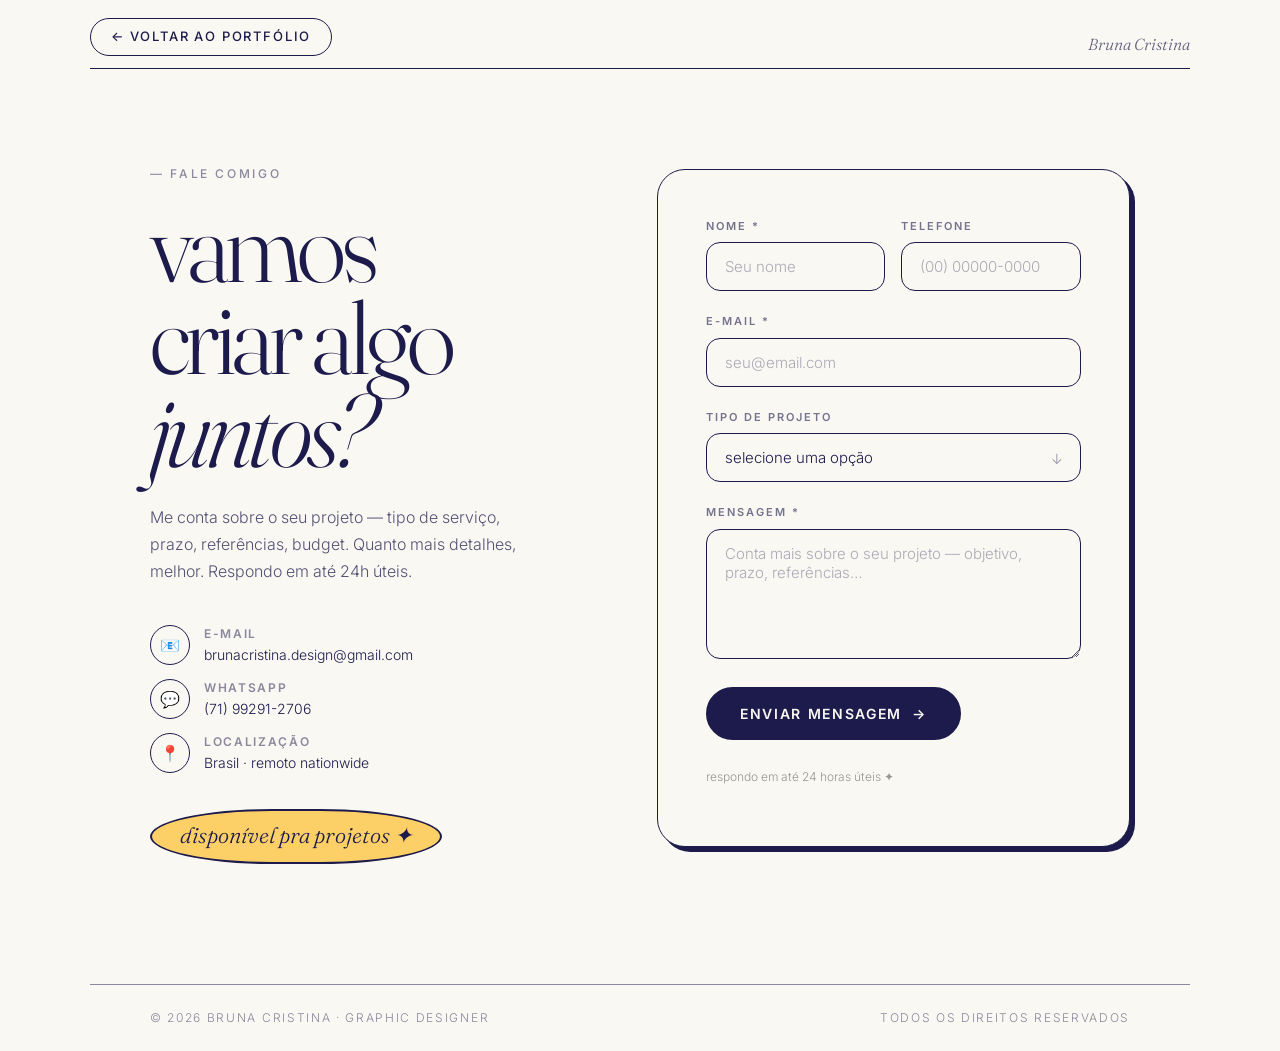
<file: contato.html>
<!doctype html>
<html lang="pt-BR">
<head>
<meta charset="utf-8" />
<meta name="viewport" content="width=device-width, initial-scale=1" />
<title>Contato · Bruna Cristina · Graphic Designer</title>
<link rel="stylesheet" href="colors_and_type.css" />
<style>
  :root {
    --navy:     #1C1B4B;
    --cream:    #FAF8F2;
    --yellow:   #FCD067;
    --coral:    #F4906E;
    --orange-dk:#EE592F;
    --skyblue:  #AFD6D5;
    --mint:     #4CEAA8;
    --ink:      #000000;
  }

  @keyframes fadeUp {
    from { opacity: 0; transform: translateY(32px); }
    to   { opacity: 1; transform: translateY(0); }
  }
  @keyframes floatSoft {
    0%,100% { transform: rotate(-1.5deg) translateY(0); }
    50%      { transform: rotate(-1.5deg) translateY(-10px); }
  }

  * { box-sizing: border-box; }
  html, body { margin: 0; padding: 0; background: var(--cream); color: var(--navy); overflow-x: hidden; }
  body { font-family: var(--font-ui); font-weight: 300; min-height: 100vh; }
  a { color: inherit; text-decoration: none; }

  /* ── NAV ── */
  .nav-wrap { position: sticky; top: 0; z-index: 50; padding: 18px clamp(16px,4vw,56px) 0; background: linear-gradient(to bottom, var(--cream) 70%, transparent); }
  .nav { max-width: 1100px; margin: 0 auto; display: flex; align-items: flex-end; justify-content: space-between; gap: 16px; }
  .nav-back { display: inline-flex; align-items: center; gap: 8px; font-size: 13px; letter-spacing: .14em; text-transform: uppercase; font-weight: 500; border: 1.5px solid var(--navy); border-radius: 999px; padding: 8px 20px; background: var(--cream); transition: all .18s var(--ease-soft); }
  .nav-back:hover { background: var(--navy); color: var(--cream); transform: translateX(-3px); }
  .nav-signature { font-family: var(--font-display); font-style: italic; font-size: 16px; opacity: .7; }
  .nav-rule { max-width: 1100px; margin: 12px auto 0; border-top: 1.5px solid var(--navy); }

  /* ── LAYOUT ── */
  .page { max-width: 1100px; margin: 0 auto; padding: clamp(48px,8vw,100px) clamp(20px,5vw,60px) clamp(64px,10vw,120px); display: grid; grid-template-columns: 1fr 1.1fr; gap: clamp(40px,6vw,100px); align-items: start; }

  /* ── LEFT: heading ── */
  .contact-left { animation: fadeUp .7s var(--ease-soft) .1s both; }
  .eyebrow { font-size: 12px; letter-spacing: .22em; text-transform: uppercase; color: var(--navy); opacity: .5; font-weight: 500; margin-bottom: 20px; }
  .contact-headline { font-family: var(--font-display); font-weight: 300; font-size: clamp(52px,8vw,104px); line-height: .9; letter-spacing: -.045em; color: var(--navy); margin: 0 0 28px; }
  .contact-headline em { font-style: italic; }
  .contact-desc { font-size: 16px; line-height: 1.7; color: var(--navy); opacity: .75; max-width: 380px; margin: 0 0 40px; }

  .info-list { display: flex; flex-direction: column; gap: 14px; }
  .info-row { display: flex; align-items: center; gap: 14px; }
  .info-icon { width: 40px; height: 40px; border: 1.5px solid var(--navy); border-radius: 50%; display: flex; align-items: center; justify-content: center; flex-shrink: 0; font-size: 16px; background: var(--cream); }
  .info-text { font-size: 14px; line-height: 1.4; }
  .info-text strong { display: block; font-weight: 600; font-size: 12px; letter-spacing: .14em; text-transform: uppercase; opacity: .5; margin-bottom: 2px; }

  .badge-float { display: inline-block; background: var(--yellow); border: 2px solid var(--navy); border-radius: 50% / 60%; padding: 8px 28px 10px; font-family: var(--font-display); font-style: italic; font-size: 22px; color: var(--navy); margin-top: 36px;
    animation: floatSoft 4s ease-in-out infinite; }

  /* ── RIGHT: form ── */
  .contact-right { animation: fadeUp .7s var(--ease-soft) .25s both; }
  .form-card { background: var(--cream); border: 1.5px solid var(--navy); border-radius: 28px; padding: clamp(28px,4vw,48px); box-shadow: 5px 5px 0 var(--navy); }

  .form-group { margin-bottom: 22px; }
  .form-group label { display: block; font-size: 11px; letter-spacing: .18em; text-transform: uppercase; font-weight: 600; color: var(--navy); opacity: .6; margin-bottom: 8px; }
  .form-group input,
  .form-group select,
  .form-group textarea {
    width: 100%;
    background: var(--cream);
    border: 1.5px solid var(--navy);
    border-radius: 14px;
    padding: 14px 18px;
    font-family: var(--font-ui);
    font-size: 15px;
    font-weight: 300;
    color: var(--navy);
    outline: none;
    transition: border-color .18s, box-shadow .18s;
    appearance: none;
    -webkit-appearance: none;
  }
  .form-group input:focus,
  .form-group select:focus,
  .form-group textarea:focus {
    border-color: var(--orange-dk);
    box-shadow: 0 0 0 3px rgba(238,89,47,.12);
  }
  .form-group input::placeholder,
  .form-group textarea::placeholder { color: var(--navy); opacity: .35; }
  .form-group textarea { resize: vertical; min-height: 130px; }

  .form-row { display: grid; grid-template-columns: 1fr 1fr; gap: 16px; }

  .select-wrap { position: relative; }
  .select-wrap::after { content: '↓'; position: absolute; right: 18px; top: 50%; transform: translateY(-50%); pointer-events: none; font-size: 14px; opacity: .5; }
  .select-wrap select { cursor: pointer; }

  .form-submit { display: flex; align-items: center; justify-content: space-between; gap: 16px; margin-top: 10px; flex-wrap: wrap; }
  .btn-send { display: inline-flex; align-items: center; gap: 10px; background: var(--navy); color: var(--cream); border: 2px solid var(--navy); border-radius: 999px; padding: 16px 32px; font-size: 14px; font-weight: 600; letter-spacing: .12em; text-transform: uppercase; cursor: pointer; transition: all .18s var(--ease-soft); font-family: var(--font-ui); }
  .btn-send:hover { background: var(--orange-dk); border-color: var(--orange-dk); transform: translate(-2px,-2px); box-shadow: 4px 4px 0 var(--navy); }
  .btn-send:active { transform: translate(0,0); box-shadow: none; }
  .form-note { font-size: 12px; opacity: .5; line-height: 1.5; max-width: 200px; }

  /* success state */
  .form-success { display: none; text-align: center; padding: 40px 20px; }
  .form-success .ok-icon { font-size: 48px; margin-bottom: 16px; }
  .form-success h3 { font-family: var(--font-display); font-weight: 300; font-size: 36px; letter-spacing: -.03em; margin: 0 0 10px; color: var(--navy); }
  .form-success p { font-size: 15px; opacity: .7; margin: 0; }
  .form-success.is-visible { display: block; }

  /* ── FOOTER ── */
  .page-footer { border-top: 1.5px solid var(--navy); max-width: 1100px; margin: 0 auto; padding: 24px clamp(20px,5vw,60px); display: flex; justify-content: space-between; align-items: center; font-size: 12px; letter-spacing: .14em; text-transform: uppercase; opacity: .5; flex-wrap: wrap; gap: 12px; }

  @media (max-width: 820px) {
    .page { grid-template-columns: 1fr; gap: 40px; }
    .form-row { grid-template-columns: 1fr; }
    .contact-left { text-align: left; }
    .badge-float { animation: none; }
  }
  @media (max-width: 480px) {
    .form-submit { flex-direction: column; align-items: flex-start; }
  }
</style>
</head>
<body>

<!-- NAV -->
<div class="nav-wrap">
  <nav class="nav">
    <a href="index.html" class="nav-back">← voltar ao portfólio</a>
    <span class="nav-signature">Bruna Cristina</span>
  </nav>
  <div class="nav-rule"></div>
</div>

<!-- MAIN -->
<main class="page">

  <!-- LEFT -->
  <div class="contact-left">
    <div class="eyebrow">— fale comigo</div>
    <h1 class="contact-headline">vamos<br>criar algo<br><em>juntos?</em></h1>
    <p class="contact-desc">Me conta sobre o seu projeto — tipo de serviço, prazo, referências, budget. Quanto mais detalhes, melhor. Respondo em até 24h úteis.</p>

    <div class="info-list">
      <div class="info-row">
        <div class="info-icon">📧</div>
        <div class="info-text">
          <strong>e-mail</strong>
          brunacristina.design@gmail.com
        </div>
      </div>
      <div class="info-row">
        <div class="info-icon">💬</div>
        <div class="info-text">
          <strong>whatsapp</strong>
          <a href="https://wa.me/5571992912706" target="_blank" rel="noopener">(71) 99291-2706</a>
        </div>
      </div>
      <div class="info-row">
        <div class="info-icon">📍</div>
        <div class="info-text">
          <strong>localização</strong>
          Brasil · remoto nationwide
        </div>
      </div>
    </div>

    <span class="badge-float">disponível pra projetos ✦</span>
  </div>

  <!-- RIGHT: form -->
  <div class="contact-right">
    <div class="form-card">
      <form id="contact-form" action="https://formspree.io/f/mbdbgqnk" method="POST" novalidate>

        <div class="form-row">
          <div class="form-group">
            <label for="nome">nome *</label>
            <input type="text" id="nome" name="nome" placeholder="Seu nome" required autocomplete="name" />
          </div>
          <div class="form-group">
            <label for="telefone">telefone</label>
            <input type="tel" id="telefone" name="telefone" placeholder="(00) 00000-0000" autocomplete="tel" />
          </div>
        </div>

        <div class="form-group">
          <label for="email">e-mail *</label>
          <input type="email" id="email" name="email" placeholder="seu@email.com" required autocomplete="email" />
        </div>

        <div class="form-group">
          <label for="projeto">tipo de projeto</label>
          <div class="select-wrap">
            <select id="projeto" name="tipo_de_projeto">
              <option value="" disabled selected>selecione uma opção</option>
              <option>Criativos para Ads / Social Media</option>
              <option>E-mail Marketing</option>
              <option>AI Visual</option>
              <option>Branding &amp; Identidade Visual</option>
              <option>Outros</option>
            </select>
          </div>
        </div>

        <div class="form-group">
          <label for="mensagem">mensagem *</label>
          <textarea id="mensagem" name="mensagem" placeholder="Conta mais sobre o seu projeto — objetivo, prazo, referências…" required></textarea>
        </div>

        <div class="form-submit">
          <button type="submit" class="btn-send">
            enviar mensagem
            <span>→</span>
          </button>
          <p class="form-note">respondo em até 24 horas úteis ✦</p>
        </div>
      </form>

      <div class="form-success" id="form-success">
        <div class="ok-icon">🎉</div>
        <h3>mensagem enviada!</h3>
        <p>obrigada pelo contato. te respondo em breve 💛</p>
      </div>
    </div>
  </div>

</main>

<footer class="page-footer">
  <div>© 2026 Bruna Cristina · Graphic Designer</div>
  <div>todos os direitos reservados</div>
</footer>

<script>
/* ── Formspree AJAX submission ── */
const form    = document.getElementById('contact-form');
const success = document.getElementById('form-success');

form.addEventListener('submit', async e => {
  e.preventDefault();

  // validação dos campos obrigatórios
  const required = form.querySelectorAll('[required]');
  let valid = true;
  required.forEach(field => {
    field.style.borderColor = '';
    if (!field.value.trim()) { field.style.borderColor = '#EE592F'; valid = false; }
  });
  if (!valid) return;

  const btn = form.querySelector('.btn-send');
  btn.textContent = 'enviando…';
  btn.disabled = true;

  try {
    const res = await fetch(form.action, {
      method: 'POST',
      body: new FormData(form),
      headers: { 'Accept': 'application/json' }
    });

    if (res.ok) {
      form.style.display = 'none';
      success.classList.add('is-visible');
    } else {
      const data = await res.json().catch(() => ({}));
      const msg = data?.errors?.map(err => err.message).join(', ')
        || 'Algo deu errado. Tente novamente ou me chame no WhatsApp!';
      alert(msg);
      btn.innerHTML = 'enviar mensagem <span>→</span>';
      btn.disabled = false;
    }
  } catch {
    alert('Sem conexão. Tente novamente mais tarde.');
    btn.innerHTML = 'enviar mensagem <span>→</span>';
    btn.disabled = false;
  }
});
</script>
</body>
</html>
</file>
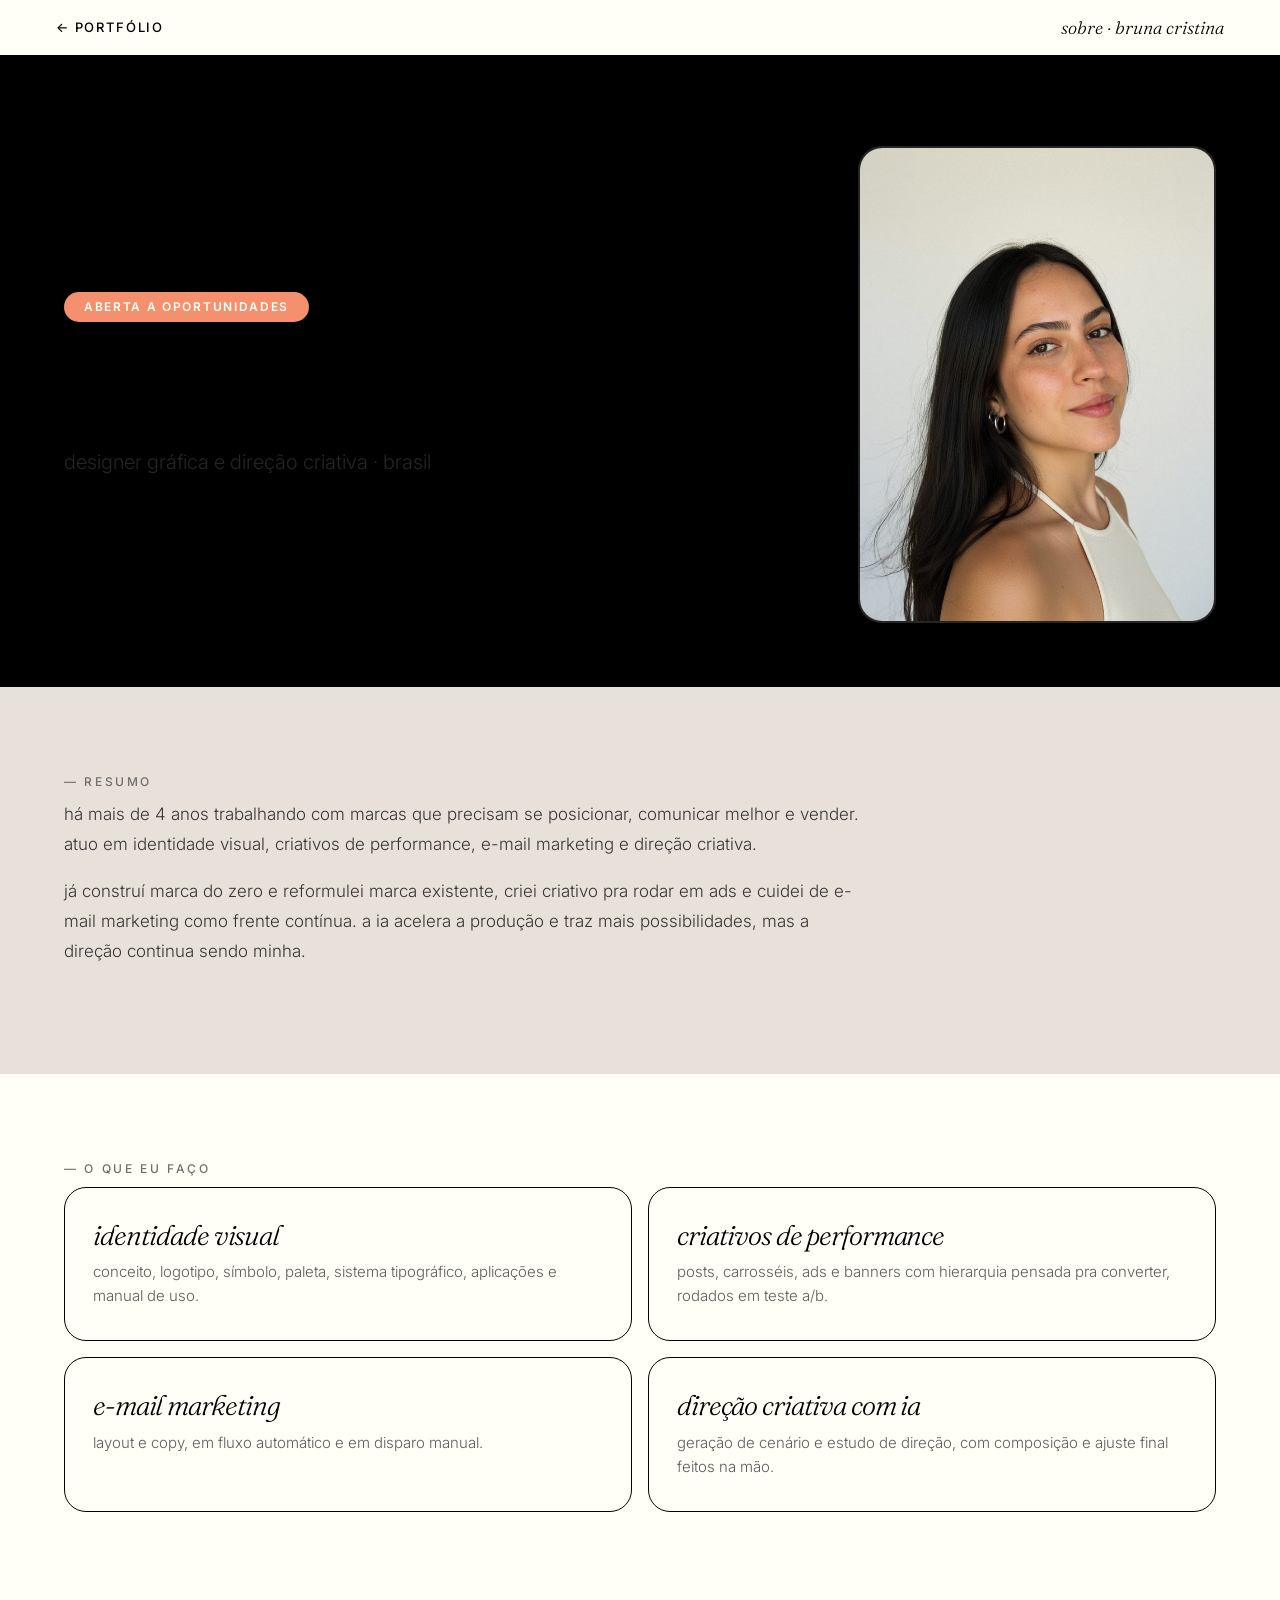
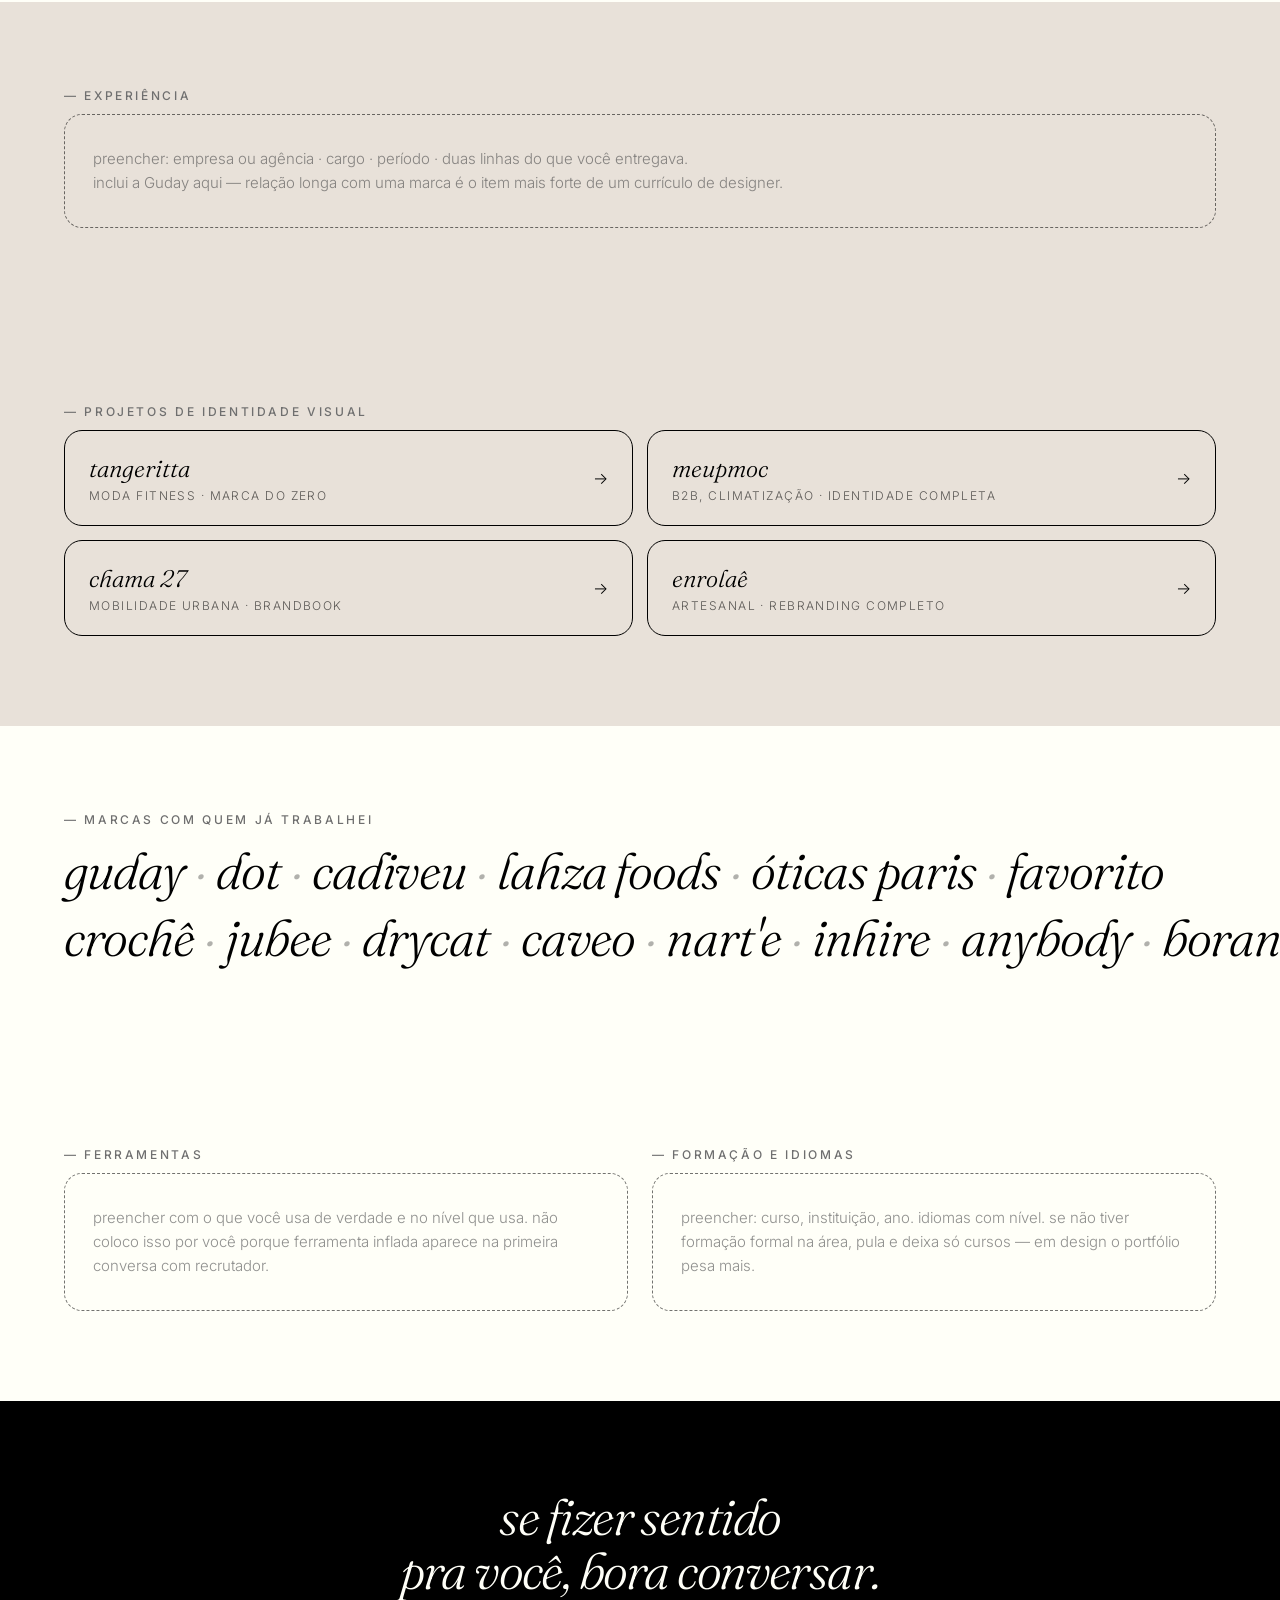
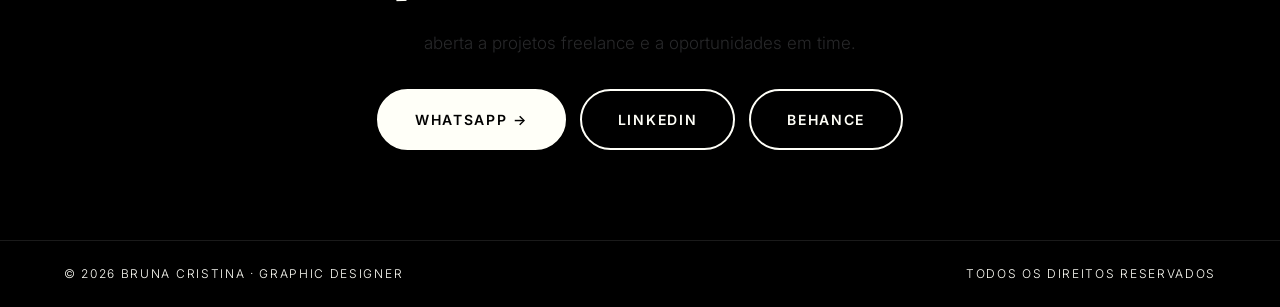
<file: sobre.html>
<!doctype html>
<html lang="pt-BR">
<head>
<meta charset="utf-8" />
<meta name="viewport" content="width=device-width, initial-scale=1" />
<title>sobre · bruna cristina · graphic designer</title>
<link rel="stylesheet" href="colors_and_type.css" />
<style>
  * { box-sizing: border-box; }
  html, body { margin: 0; padding: 0; background: var(--bc-cream); color: var(--bc-ink); font-family: var(--font-ui); font-weight: 300; overflow-x: hidden; }
  a { color: inherit; text-decoration: none; }

  .top-bar { position: sticky; top: 0; z-index: 50; background: var(--bc-cream); border-bottom: 1.5px solid var(--bc-ink); padding: 14px clamp(20px,5vw,56px); display: flex; align-items: center; justify-content: space-between; }
  .top-bar a.back { display: inline-flex; align-items: center; gap: 8px; font-size: 13px; letter-spacing: .14em; text-transform: uppercase; font-weight: 500; }
  .top-bar a.back:hover { opacity: .6; }
  .top-bar .crumb { font-family: var(--font-display); font-style: italic; font-size: 18px; }

  .hero-sobre { padding: clamp(48px,7vw,100px) clamp(20px,5vw,80px) clamp(40px,5vw,72px); background: var(--bc-ink); color: var(--bc-cream); }
  .hero-sobre .container { max-width: 1200px; margin: 0 auto; display: flex; gap: clamp(32px,5vw,80px); align-items: center; }
  .hero-sobre .hero-text { flex: 1; min-width: 0; }
  .hero-sobre .hero-photo { flex: 0 0 clamp(200px,28vw,360px); }
  .hero-sobre .hero-photo img { width: 100%; aspect-ratio: 3/4; object-fit: cover; border-radius: 24px; border: 2px solid rgba(255,255,255,.15); display: block; }
  .hero-sobre h1 { font-family: var(--font-display); font-weight: 300; line-height: .95; letter-spacing: -.04em; font-size: clamp(40px,7vw,100px); margin: 0 0 16px; }
  .hero-sobre .sub { font-size: clamp(15px,1.6vw,20px); line-height: 1.5; opacity: .7; margin: 0; }
  .badge { display: inline-block; background: var(--bc-coral, #F4906E); color: var(--bc-cream); border-radius: 999px; padding: 6px 20px; font-size: 12px; letter-spacing: .14em; text-transform: uppercase; font-weight: 600; margin-bottom: 24px; }

  section { padding: clamp(56px,7vw,96px) clamp(20px,5vw,80px); }
  .container { max-width: 1200px; margin: 0 auto; }
  .eyebrow { font-size: 12px; letter-spacing: .22em; text-transform: uppercase; color: var(--fg-3, #888); font-weight: 500; margin-bottom: 12px; }
  h2 { font-family: var(--font-display); font-weight: 300; line-height: 1.05; letter-spacing: -.03em; font-size: clamp(32px,4vw,56px); margin: 0 0 32px; }

  .resumo-section { background: var(--bc-sand, #F3EDDF); }
  .resumo-section p { font-size: 17px; line-height: 1.75; max-width: 800px; margin: 0 0 18px; }

  .what-section { background: var(--bc-cream); }
  .what-grid { display: grid; grid-template-columns: repeat(2, 1fr); gap: 16px; }
  .what-card { border: 1.5px solid var(--bc-ink); border-radius: 22px; padding: 32px 28px; }
  .what-card h3 { font-family: var(--font-display); font-style: italic; font-weight: 300; font-size: 28px; margin: 0 0 10px; }
  .what-card p { font-size: 15px; line-height: 1.6; margin: 0; opacity: .8; }

  .cases-section { background: var(--bc-sand, #F3EDDF); }
  .case-links { display: grid; grid-template-columns: repeat(2, 1fr); gap: 14px; }
  .case-link { display: flex; justify-content: space-between; align-items: center; border: 1.5px solid var(--bc-ink); border-radius: 18px; padding: 20px 24px; transition: background .2s, transform .2s; }
  .case-link:hover { background: var(--bc-ink); color: var(--bc-cream); transform: translateY(-3px); }
  .case-link .cl-name { font-family: var(--font-display); font-style: italic; font-size: 24px; }
  .case-link .cl-meta { font-size: 12px; letter-spacing: .12em; text-transform: uppercase; opacity: .6; }

  .marcas-section { background: var(--bc-cream); }
  .marcas-list { font-family: var(--font-display); font-style: italic; font-weight: 300; font-size: clamp(28px,4vw,52px); line-height: 1.3; letter-spacing: -.02em; }
  .marcas-list span { opacity: .3; margin: 0 10px; }

  .placeholder-section { background: var(--bc-sand, #F3EDDF); }
  .placeholder-box { border: 1.5px dashed var(--bc-ink); border-radius: 18px; padding: 32px 28px; opacity: .55; }
  .placeholder-box p { margin: 0; font-size: 15px; line-height: 1.6; }

  .cta-sobre { background: var(--bc-ink); color: var(--bc-cream); text-align: center; }
  .cta-sobre h2 { color: var(--bc-cream); }
  .cta-sobre p { font-size: 17px; line-height: 1.6; opacity: .75; max-width: 540px; margin: 0 auto 32px; }
  .cta-row { display: flex; justify-content: center; gap: 14px; flex-wrap: wrap; }
  .btn-cta { border-radius: 999px; padding: 18px 36px; font-weight: 600; letter-spacing: .12em; text-transform: uppercase; font-size: 14px; transition: all .2s; display: inline-block; }
  .btn-cta.solid { background: var(--bc-cream); color: var(--bc-ink); border: 2px solid var(--bc-cream); }
  .btn-cta.solid:hover { transform: translate(-3px,-3px); box-shadow: 6px 6px 0 rgba(255,255,255,.2); }
  .btn-cta.ghost { background: transparent; color: var(--bc-cream); border: 2px solid var(--bc-cream); }
  .btn-cta.ghost:hover { background: var(--bc-cream); color: var(--bc-ink); }

  footer { background: var(--bc-ink); color: var(--bc-cream); padding: 24px clamp(20px,5vw,80px); display: flex; justify-content: space-between; align-items: center; font-size: 12px; letter-spacing: .14em; text-transform: uppercase; flex-wrap: wrap; gap: 16px; border-top: 1px solid rgba(255,255,255,.1); }

  @media (max-width: 768px) {
    .hero-sobre .container { flex-direction: column-reverse; gap: 28px; }
    .hero-sobre .hero-photo { flex: 0 0 auto; width: min(240px, 60vw); margin: 0 auto; }
    .hero-sobre .hero-photo img { aspect-ratio: 1/1; border-radius: 50%; }
    .what-grid, .case-links { grid-template-columns: 1fr; }
    section { padding: 40px clamp(16px,5vw,32px); }
    .resumo-section p { font-size: 15px; }
    h2 { font-size: clamp(26px,6vw,40px); }
    .marcas-list { font-size: clamp(20px,5vw,32px); }
    .cta-row { flex-direction: column; align-items: center; }
    .btn-cta { width: 100%; max-width: 320px; text-align: center; }
    .placeholder-section .container { grid-template-columns: 1fr !important; }
  }
</style>
<script async type='text/javascript' src='https://static.klaviyo.com/onsite/js/YxFfpH/klaviyo.js?company_id=YxFfpH'></script>
<script type="text/javascript">
!function(){if(!window.klaviyo){window._klOnsite=window._klOnsite||[];try{window.klaviyo=new Proxy({},{get:function(n,i){return"push"===i?function(){var n;(n=window._klOnsite).push.apply(n,arguments)}:function(){for(var n=arguments.length,o=new Array(n),w=0;w<n;w++)o[w]=arguments[w];var t="function"==typeof o[o.length-1]?o.pop():void 0,e=new Promise((function(n){window._klOnsite.push([i].concat(o,[function(i){t&&t(i),n(i)}]))}));return e}}})}catch(n){window.klaviyo=window.klaviyo||[],window.klaviyo.push=function(){var n;(n=window._klOnsite).push.apply(n,arguments)}}}}();
</script>
</head>
<body>

<div class="top-bar">
  <a href="index.html" class="back">← portfólio</a>
  <span class="crumb">sobre · bruna cristina</span>
</div>

<section class="hero-sobre">
  <div class="container">
    <div class="hero-text">
      <div class="badge">aberta a oportunidades</div>
      <h1>bruna cristina</h1>
      <p class="sub">designer gráfica e direção criativa · brasil</p>
    </div>
    <div class="hero-photo">
      <img src="assets/portrait-bruna.jpg" alt="Bruna Cristina — graphic designer">
    </div>
  </div>
</section>

<section class="resumo-section">
  <div class="container">
    <div class="eyebrow">— resumo</div>
    <p>há mais de 4 anos trabalhando com marcas que precisam se posicionar, comunicar melhor e vender. atuo em identidade visual, criativos de performance, e-mail marketing e direção criativa.</p>
    <p>já construí marca do zero e reformulei marca existente, criei criativo pra rodar em ads e cuidei de e-mail marketing como frente contínua. a ia acelera a produção e traz mais possibilidades, mas a direção continua sendo minha.</p>
  </div>
</section>

<section class="what-section">
  <div class="container">
    <div class="eyebrow">— o que eu faço</div>
    <div class="what-grid">
      <div class="what-card">
        <h3>identidade visual</h3>
        <p>conceito, logotipo, símbolo, paleta, sistema tipográfico, aplicações e manual de uso.</p>
      </div>
      <div class="what-card">
        <h3>criativos de performance</h3>
        <p>posts, carrosséis, ads e banners com hierarquia pensada pra converter, rodados em teste a/b.</p>
      </div>
      <div class="what-card">
        <h3>e-mail marketing</h3>
        <p>layout e copy, em fluxo automático e em disparo manual.</p>
      </div>
      <div class="what-card">
        <h3>direção criativa com ia</h3>
        <p>geração de cenário e estudo de direção, com composição e ajuste final feitos na mão.</p>
      </div>
    </div>
  </div>
</section>

<section class="placeholder-section">
  <div class="container">
    <div class="eyebrow">— experiência</div>
    <div class="placeholder-box">
      <p>preencher: empresa ou agência · cargo · período · duas linhas do que você entregava.<br>inclui a Guday aqui — relação longa com uma marca é o item mais forte de um currículo de designer.</p>
    </div>
  </div>
</section>

<section class="cases-section">
  <div class="container">
    <div class="eyebrow">— projetos de identidade visual</div>
    <div class="case-links">
      <a class="case-link" href="Case Tangeritta.html">
        <div><div class="cl-name">tangeritta</div><div class="cl-meta">moda fitness · marca do zero</div></div>
        <span>→</span>
      </a>
      <a class="case-link" href="Case Meu PMOC.html">
        <div><div class="cl-name">meupmoc</div><div class="cl-meta">b2b, climatização · identidade completa</div></div>
        <span>→</span>
      </a>
      <a class="case-link" href="Case Chama 27.html">
        <div><div class="cl-name">chama 27</div><div class="cl-meta">mobilidade urbana · brandbook</div></div>
        <span>→</span>
      </a>
      <a class="case-link" href="Case Enrolae.html">
        <div><div class="cl-name">enrolaê</div><div class="cl-meta">artesanal · rebranding completo</div></div>
        <span>→</span>
      </a>
    </div>
  </div>
</section>

<section class="marcas-section">
  <div class="container">
    <div class="eyebrow">— marcas com quem já trabalhei</div>
    <div class="marcas-list">
      guday<span>·</span>dot<span>·</span>cadiveu<span>·</span>lahza foods<span>·</span>óticas paris<span>·</span>favorito crochê<span>·</span>jubee<span>·</span>drycat<span>·</span>caveo<span>·</span>nart'e<span>·</span>inhire<span>·</span>anybody<span>·</span>borana<span>·</span>bready
    </div>
  </div>
</section>

<section class="placeholder-section" style="background: var(--bc-cream);">
  <div class="container" style="display:grid; grid-template-columns:1fr 1fr; gap:24px;">
    <div>
      <div class="eyebrow">— ferramentas</div>
      <div class="placeholder-box">
        <p>preencher com o que você usa de verdade e no nível que usa. não coloco isso por você porque ferramenta inflada aparece na primeira conversa com recrutador.</p>
      </div>
    </div>
    <div>
      <div class="eyebrow">— formação e idiomas</div>
      <div class="placeholder-box">
        <p>preencher: curso, instituição, ano. idiomas com nível. se não tiver formação formal na área, pula e deixa só cursos — em design o portfólio pesa mais.</p>
      </div>
    </div>
  </div>
</section>

<section class="cta-sobre">
  <div class="container">
    <h2>se fizer sentido<br><em>pra você</em>, bora conversar.</h2>
    <p>aberta a projetos freelance e a oportunidades em time.</p>
    <div class="cta-row">
      <a href="https://wa.me/5571981491865?text=Oi%20Bruna!%20Vi%20seu%20portf%C3%B3lio%20e%20queria%20conversar." target="_blank" rel="noopener" class="btn-cta solid">whatsapp →</a>
      <a href="https://linkedin.com/in/brucristinaco" target="_blank" rel="noopener" class="btn-cta ghost">linkedin</a>
      <a href="https://behance.net/brunaoliveira36" target="_blank" rel="noopener" class="btn-cta ghost">behance</a>
    </div>
  </div>
</section>

<footer>
  <div>© 2026 bruna cristina · graphic designer</div>
  <div>todos os direitos reservados</div>
</footer>

</body>
</html>
</file>
<file: colors_and_type.css>
/* ==========================================================================
   Bruna Cristina — Colors & Type
   Personal brand identity for Brazilian designer Bruna Cristina.
   Aesthetic: editorial / boutique / playful-elegant. PT-BR copy.
   ========================================================================== */

@font-face {
  font-family: "Fraunces";
  src: url("fonts/Fraunces-Variable.ttf") format("truetype-variations");
  font-weight: 100 900;
  font-style: normal;
  font-display: swap;
}
@font-face {
  font-family: "Fraunces";
  src: url("fonts/Fraunces-Italic-Variable.ttf") format("truetype-variations");
  font-weight: 100 900;
  font-style: italic;
  font-display: swap;
}
@font-face {
  font-family: "Fraunces SuperSoft";
  src: url("fonts/Fraunces-72pt-SuperSoft-LightItalic.ttf") format("truetype");
  font-weight: 300;
  font-style: italic;
  font-display: swap;
}
@font-face {
  font-family: "Inter";
  src: url("fonts/Inter-Variable.ttf") format("truetype-variations");
  font-weight: 100 900;
  font-style: normal;
  font-display: swap;
}
@font-face {
  font-family: "Inter";
  src: url("fonts/Inter-Italic-Variable.ttf") format("truetype-variations");
  font-weight: 100 900;
  font-style: italic;
  font-display: swap;
}

:root {
  /* ---------- Base palette (sampled from Figma) ---------- */
  --bc-yellow:    #FCD067;   /* sun yellow — primary accent, CTAs, highlights */
  --bc-green:     #4CEAA8;   /* mint green — secondary accent */
  --bc-mint:      #AFD6D5;   /* dusty teal — soft backgrounds */
  --bc-orange:    #EE592F;   /* tangerine red — energy, hero accents */
  --bc-cream:     #FFFFF8;   /* warm off-white — main surface */
  --bc-sand:      #E8E1D9;   /* warm beige — neutral surface */
  --bc-ink:       #000000;   /* true black — type, hairline strokes */
  --bc-charcoal:  #353638;   /* near-black — secondary on light */
  --bc-mute:      #6F6F6F;   /* warm gray — eyebrow / metadata */
  --bc-white:     #FFFFFF;

  /* ---------- Semantic foreground ---------- */
  --fg-1: var(--bc-ink);
  --fg-2: var(--bc-charcoal);
  --fg-3: var(--bc-mute);
  --fg-on-dark: var(--bc-cream);

  /* ---------- Semantic backgrounds ---------- */
  --bg-default: var(--bc-cream);
  --bg-warm:    var(--bc-sand);
  --bg-sun:     var(--bc-yellow);
  --bg-mint:    var(--bc-mint);
  --bg-grass:   var(--bc-green);
  --bg-flame:   var(--bc-orange);
  --bg-ink:     var(--bc-ink);

  /* ---------- Type families ---------- */
  --font-display: "Fraunces", "Times New Roman", serif;
  --font-display-soft: "Fraunces SuperSoft", "Fraunces", serif;
  --font-ui: "Inter", system-ui, -apple-system, "Helvetica Neue", sans-serif;

  /* ---------- Type scale (display heavy, very tight tracking) ---------- */
  --fs-mega:     clamp(120px, 20vw, 334px);  /* hero "Portifólio" */
  --fs-display:  clamp(90px, 14vw, 228px);   /* slide titles "My/Service" */
  --fs-h1:       clamp(64px, 9vw, 204px);    /* "Headline" specimen */
  --fs-h2:       80px;                       /* italic accent "Branding" */
  --fs-h3:       52px;
  --fs-h4:       40px;
  --fs-eyebrow:  44px;                       /* section label, big tracking */
  --fs-body:     16px;
  --fs-caption:  13px;

  /* tight letter-spacing on display, generous on eyebrow caps */
  --tracking-mega: -0.066em;
  --tracking-display: -0.066em;
  --tracking-h2: -0.066em;
  --tracking-eyebrow: 0.196em;       /* ≈ 8.56px @ 44px */
  --tracking-eyebrow-sm: 0.18em;
  --tracking-body: 0;

  --leading-tight: 0.9;
  --leading-snug: 1.1;
  --leading-body: 1.5;

  /* ---------- Spacing (8pt) ---------- */
  --sp-1: 4px;
  --sp-2: 8px;
  --sp-3: 12px;
  --sp-4: 16px;
  --sp-5: 24px;
  --sp-6: 32px;
  --sp-7: 48px;
  --sp-8: 64px;
  --sp-9: 96px;
  --sp-10: 128px;

  /* ---------- Radii ---------- */
  --r-sm: 8px;
  --r-md: 22px;        /* card radius from Figma */
  --r-lg: 36px;
  --r-pill: 999px;

  /* ---------- Strokes ---------- */
  --stroke-hairline: 1px solid var(--bc-ink);
  --stroke-card: 1px solid var(--bc-ink);
  --stroke-thick: 3px solid var(--bc-ink);

  /* ---------- Elevation: brand uses NO drop shadows. Use ink hairline borders. ---------- */
  --shadow-none: none;

  /* ---------- Motion ---------- */
  --ease-soft: cubic-bezier(0.22, 1, 0.36, 1);
  --ease-bounce: cubic-bezier(0.34, 1.56, 0.64, 1);
  --dur-fast: 160ms;
  --dur-base: 280ms;
  --dur-slow: 520ms;
}

/* ==========================================================================
   Element defaults
   ========================================================================== */
html, body {
  background: var(--bg-default);
  color: var(--fg-1);
  font-family: var(--font-ui);
  font-size: var(--fs-body);
  line-height: var(--leading-body);
  font-weight: 300;            /* Bruna's house weight is Light */
  -webkit-font-smoothing: antialiased;
  text-rendering: optimizeLegibility;
}

h1, .h1 {
  font-family: var(--font-display);
  font-weight: 300;
  font-size: var(--fs-h1);
  line-height: var(--leading-tight);
  letter-spacing: var(--tracking-display);
  color: var(--fg-1);
  margin: 0;
}
h2, .h2 {
  font-family: var(--font-display);
  font-weight: 300;
  font-style: italic;
  font-size: var(--fs-h2);
  line-height: var(--leading-tight);
  letter-spacing: var(--tracking-h2);
  margin: 0;
}
h3, .h3 {
  font-family: var(--font-display);
  font-weight: 300;
  font-size: var(--fs-h3);
  line-height: var(--leading-snug);
  letter-spacing: -0.04em;
  margin: 0;
}
h4, .h4 {
  font-family: var(--font-display);
  font-weight: 300;
  font-size: var(--fs-h4);
  line-height: var(--leading-snug);
  margin: 0;
}

.eyebrow {
  font-family: var(--font-ui);
  font-weight: 300;
  font-size: var(--fs-eyebrow);
  line-height: var(--leading-tight);
  letter-spacing: var(--tracking-eyebrow);
  text-transform: uppercase;
  color: var(--fg-3);
}
.eyebrow--sm {
  font-size: 13px;
  letter-spacing: var(--tracking-eyebrow-sm);
}

.support, p {
  font-family: var(--font-ui);
  font-weight: 300;
  font-size: var(--fs-body);
  line-height: var(--leading-body);
  color: var(--fg-2);
}

.italic-accent {
  font-family: var(--font-display);
  font-style: italic;
  font-weight: 300;
  letter-spacing: -0.04em;
}

/* ==========================================================================
   Brand utilities
   ========================================================================== */
.bc-pill {
  display: inline-flex;
  align-items: center;
  justify-content: center;
  padding: 6px 18px;
  border-radius: var(--r-pill);
  border: var(--stroke-hairline);
  background: var(--bc-cream);
  font-family: var(--font-display);
  font-style: italic;
  font-weight: 300;
  color: var(--fg-1);
}

.bc-page-frame {
  /* sheet/slide layout: clean fill, eyebrow top, page index bottom-right */
  position: relative;
}
</file>
